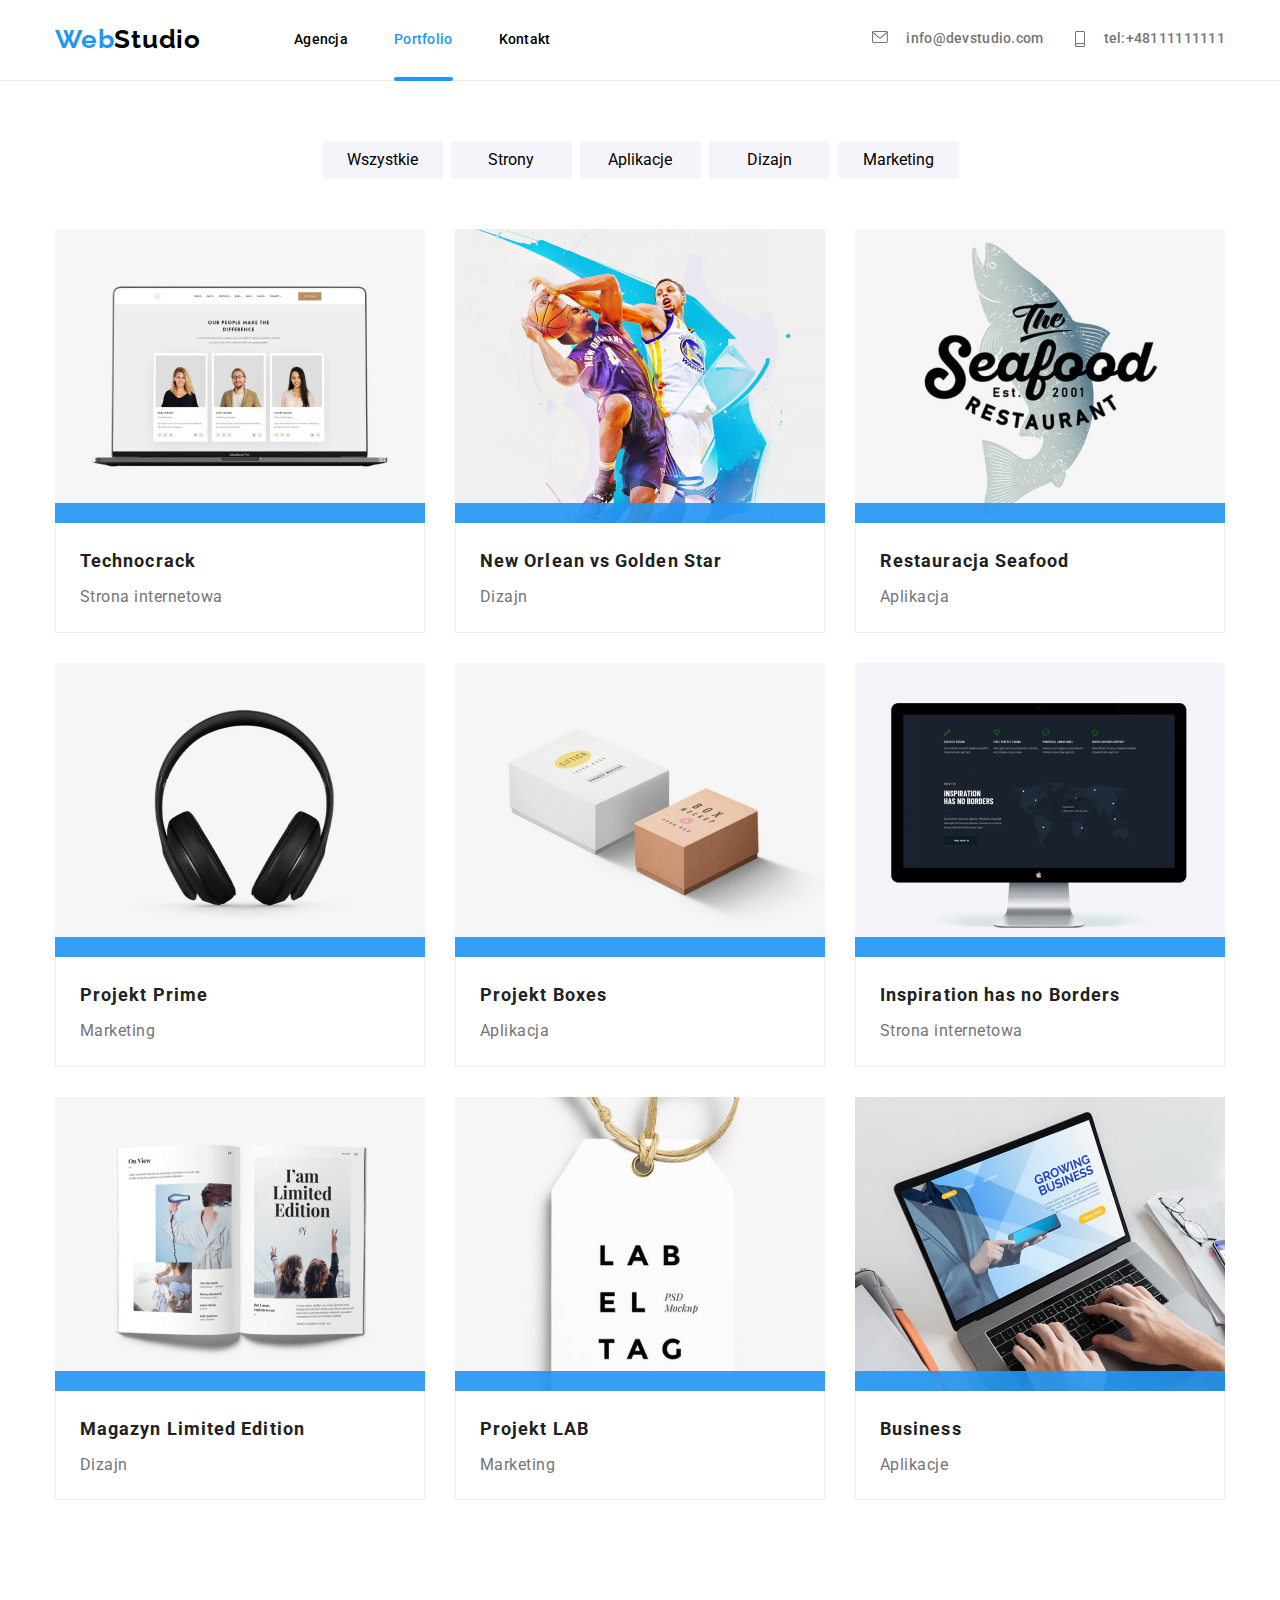
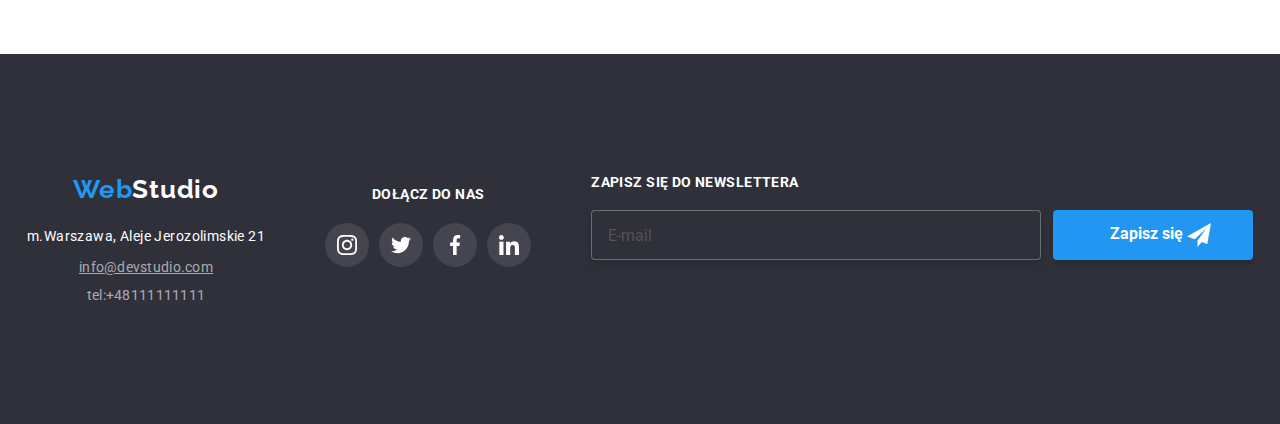
<file: portfolio.html>
<!DOCTYPE html>
<html lang="pl">
    <head>
        <meta charset="UTF-8" />
        <meta http-equiv="X-UA-Compatible" content="IE=edge" />
        <meta name="viewport" content="width=device-width, initial-scale=1.0" />
        <title>Studio</title>
        <!--Google Fonts-->
        <link rel="preconnect" href="https://fonts.googleapis.com" />
        <link rel="preconnect" href="https://fonts.gstatic.com" crossorigin />
        <link
            href="https://fonts.googleapis.com/css2?family=Raleway:wght@700&family=Roboto:wght@400;500;700;900&display=swap"
            rel="stylesheet"
        />
        <!--End Google Fonts-->
        <link
            rel="stylesheet"
            href="https://cdnjs.cloudflare.com/ajax/libs/modern-normalize/1.0.0/modern-normalize.min.css"
        />
        <link rel="stylesheet" href="css/main.min.css" />
    </head>
    <body>
        <header class="header">
            <div class="header__wrapper">
                <nav class="header__nav">
                    <a href="index.html" class="logo"
                        >Web<span class="logo__studio">Studio</span></a
                    >
                    <ul class="header__nav-list">
                        <li>
                            <a class="header__nav-item" href="#">Agencja</a>
                        </li>
                        <li>
                            <a class="header__nav-item header__nav-item--active"
                                >Portfolio</a
                            >
                        </li>
                        <li>
                            <a class="header__nav-item" href="#">Kontakt</a>
                        </li>
                    </ul>
                </nav>
                <ul class="header__contacts">
                    <li>
                        <a
                            class="header__contacts-item"
                            href="mailto:info@devstudio.com"
                        >
                            <svg
                                class="header__contacts-item-icon"
                                width="16"
                                height="12"
                            >
                                <use
                                    href="./images/icons.svg#icon-envelope"
                                ></use>
                            </svg>
                            info@devstudio.com
                        </a>
                    </li>

                    <li>
                        <a class="header__contacts-item" href="tel:48111111111">
                            <svg
                                class="header__contacts-item-icon"
                                width="12"
                                height="16"
                            >
                                <use
                                    href="./images/icons.svg#icon-smartphone"
                                ></use>
                            </svg>
                            tel:+48111111111
                        </a>
                    </li>
                </ul>
            </div>
        </header>
        <main class="section">
            <div class="container">
                <ul class="portfolio__filters">
                    <li>
                        <button class="portfolio__filters-btn" type="button">
                            Wszystkie
                        </button>
                    </li>
                    <li>
                        <button class="portfolio__filters-btn" type="button">
                            Strony
                        </button>
                    </li>
                    <li>
                        <button class="portfolio__filters-btn" type="button">
                            Aplikacje
                        </button>
                    </li>
                    <li>
                        <button class="portfolio__filters-btn" type="button">
                            Dizajn
                        </button>
                    </li>
                    <li>
                        <button class="portfolio__filters-btn" type="button">
                            Marketing
                        </button>
                    </li>
                </ul>
                <ul class="portfolio__projects-list">
                    <li>
                        <figure class="portfolio__images">
                            <div class="portfolio__effect-wrapper">
                                <img
                                    src="images/technocrack.jpg"
                                    alt="technocrack"
                                    width="370"
                                    height="274"
                                />
                                <div class="portfolio__overlay">
                                    <p class="portfolio__text">
                                        Technocrack jest popularną platformą
                                        wykorzystywaną do rozpowszechniania
                                        koronawirusa. Firmy wykorzystują tę
                                        platformę do celów szpiegowskich i
                                        ataków na niezabezpieczone serwery
                                        konkurencji
                                    </p>
                                </div>
                            </div>
                            <figcaption class="portfolio__description">
                                <span class="portfolio__project-name"
                                    >Technocrack</span
                                >
                                <span class="portfolio__project-signature"
                                    >Strona internetowa</span
                                >
                            </figcaption>
                        </figure>
                    </li>
                    <li>
                        <figure class="portfolio__images">
                            <div class="portfolio__effect-wrapper">
                                <img
                                    src="images/graphics-new-orlean-vs-golden-star.jpg"
                                    alt="Graphics New Orlean vs Golden Star.jpg "
                                    width="370"
                                    height="274"
                                />
                                <div class="portfolio__overlay">
                                    <p class="portfolio__text">
                                        Technocrack jest popularną platformą
                                        wykorzystywaną do rozpowszechniania
                                        koronawirusa. Firmy wykorzystują tę
                                        platformę do celów szpiegowskich i
                                        ataków na niezabezpieczone serwery
                                        konkurencji
                                    </p>
                                </div>
                            </div>
                            <figcaption class="portfolio__description">
                                <span class="portfolio__project-name"
                                    >New Orlean vs Golden Star</span
                                >

                                <span class="portfolio__project-signature"
                                    >Dizajn</span
                                >
                            </figcaption>
                        </figure>
                    </li>
                    <li>
                        <figure class="portfolio__images">
                            <div class="portfolio__effect-wrapper">
                                <img
                                    src="images/seafood-restaurant.jpg"
                                    alt="Seafood restaurant.jpg"
                                    width="370"
                                    height="274"
                                />
                                <div class="portfolio__overlay">
                                    <p class="portfolio__text">
                                        Technocrack jest popularną platformą
                                        wykorzystywaną do rozpowszechniania
                                        koronawirusa. Firmy wykorzystują tę
                                        platformę do celów szpiegowskich i
                                        ataków na niezabezpieczone serwery
                                        konkurencji
                                    </p>
                                </div>
                            </div>
                            <figcaption class="portfolio__description">
                                <span class="portfolio__project-name"
                                    >Restauracja Seafood</span
                                >
                                <span class="portfolio__project-signature"
                                    >Aplikacja</span
                                >
                            </figcaption>
                        </figure>
                    </li>
                    <li>
                        <figure class="portfolio__images">
                            <div class="portfolio__effect-wrapper">
                                <img
                                    src="images/projekt-prime.jpg"
                                    alt="Słuchawki"
                                    width="370"
                                    height="274"
                                />
                                <div class="portfolio__overlay">
                                    <p class="portfolio__text">
                                        Technocrack jest popularną platformą
                                        wykorzystywaną do rozpowszechniania
                                        koronawirusa. Firmy wykorzystują tę
                                        platformę do celów szpiegowskich i
                                        ataków na niezabezpieczone serwery
                                        konkurencji
                                    </p>
                                </div>
                            </div>
                            <figcaption class="portfolio__description">
                                <span class="portfolio__project-name"
                                    >Projekt Prime</span
                                >
                                <span class="portfolio__project-signature"
                                    >Marketing</span
                                >
                            </figcaption>
                        </figure>
                    </li>
                    <li>
                        <figure class="portfolio__images">
                            <div class="portfolio__effect-wrapper">
                                <img
                                    src="images/projekt-boxes.jpg"
                                    alt="Pudełka"
                                    width="370"
                                    height="274"
                                />
                                <div class="portfolio__overlay">
                                    <p class="portfolio__text">
                                        Technocrack jest popularną platformą
                                        wykorzystywaną do rozpowszechniania
                                        koronawirusa. Firmy wykorzystują tę
                                        platformę do celów szpiegowskich i
                                        ataków na niezabezpieczone serwery
                                        konkurencji
                                    </p>
                                </div>
                            </div>
                            <figcaption class="portfolio__description">
                                <span class="portfolio__project-name"
                                    >Projekt Boxes</span
                                >
                                <span class="portfolio__project-signature"
                                    >Aplikacja</span
                                >
                            </figcaption>
                        </figure>
                    </li>
                    <li>
                        <figure class="portfolio__images">
                            <div class="portfolio__effect-wrapper">
                                <img
                                    src="images/inspiration-has-no-borders.jpg"
                                    alt="wyświetlona strona internetowa na komputerze z mottem: Inspiration has no Borders"
                                    width="370"
                                    height="274"
                                />
                                <div class="portfolio__overlay">
                                    <p class="portfolio__text">
                                        Technocrack jest popularną platformą
                                        wykorzystywaną do rozpowszechniania
                                        koronawirusa. Firmy wykorzystują tę
                                        platformę do celów szpiegowskich i
                                        ataków na niezabezpieczone serwery
                                        konkurencji
                                    </p>
                                </div>
                            </div>
                            <figcaption class="portfolio__description">
                                <span class="portfolio__project-name"
                                    >Inspiration has no Borders</span
                                >
                                <span class="portfolio__project-signature"
                                    >Strona internetowa</span
                                >
                            </figcaption>
                        </figure>
                    </li>
                    <li>
                        <figure class="portfolio__images">
                            <div class="portfolio__effect-wrapper">
                                <img
                                    src="images/magazine-limited-edition.jpg"
                                    alt="Magazyn, gazeta, Limited Edition"
                                    width="370"
                                    height="274"
                                />
                                <div class="portfolio__overlay">
                                    <p class="portfolio__text">
                                        Technocrack jest popularną platformą
                                        wykorzystywaną do rozpowszechniania
                                        koronawirusa. Firmy wykorzystują tę
                                        platformę do celów szpiegowskich i
                                        ataków na niezabezpieczone serwery
                                        konkurencji
                                    </p>
                                </div>
                            </div>
                            <figcaption class="portfolio__description">
                                <span class="portfolio__project-name"
                                    >Magazyn Limited Edition</span
                                >
                                <span class="portfolio__project-signature"
                                    >Dizajn</span
                                >
                            </figcaption>
                        </figure>
                    </li>
                    <li>
                        <figure class="portfolio__images">
                            <div class="portfolio__effect-wrapper">
                                <img
                                    src="images/projekt-lab.jpg"
                                    alt="Projekt lab Marketing"
                                    width="370"
                                    height="274"
                                />
                                <div class="portfolio__overlay">
                                    <p class="portfolio__text">
                                        Technocrack jest popularną platformą
                                        wykorzystywaną do rozpowszechniania
                                        koronawirusa. Firmy wykorzystują tę
                                        platformę do celów szpiegowskich i
                                        ataków na niezabezpieczone serwery
                                        konkurencji
                                    </p>
                                </div>
                            </div>
                            <figcaption class="portfolio__description">
                                <span class="portfolio__project-name"
                                    >Projekt LAB</span
                                >

                                <span class="portfolio__project-signature"
                                    >Marketing</span
                                >
                            </figcaption>
                        </figure>
                    </li>
                    <li>
                        <figure class="portfolio__images">
                            <div class="portfolio__effect-wrapper">
                                <img
                                    src="images/growing-business.jpg"
                                    alt="laptop z otwartą stroną Growing Business"
                                    width="370"
                                    height="274"
                                />
                                <div class="portfolio__overlay">
                                    <p class="portfolio__text">
                                        Technocrack jest popularną platformą
                                        wykorzystywaną do rozpowszechniania
                                        koronawirusa. Firmy wykorzystują tę
                                        platformę do celów szpiegowskich i
                                        ataków na niezabezpieczone serwery
                                        konkurencji
                                    </p>
                                </div>
                            </div>
                            <figcaption class="portfolio__description">
                                <span class="portfolio__project-name">
                                    Business</span
                                >
                                <span class="portfolio__project-signature"
                                    >Aplikacje</span
                                >
                            </figcaption>
                        </figure>
                    </li>
                </ul>
            </div>
        </main>
        <footer class="footer-wrapper">
            <div class="footer-wrapper__wrapper">
                <div>
                    <a class="logo"
                        >Web<span class="logo__studio logo__studio--white"
                            >Studio</span
                        ></a
                    >
                    <address class="footer-wrapper__address-wrapper">
                        <ul class="footer-wrapper__address-item">
                            <li>
                                <span class="footer-wrapper__text">
                                    m.Warszawa, Aleje Jerozolimskie 21</span
                                >
                            </li>
                            <li>
                                <a
                                    class="footer-wrapper__link footer-wrapper__link--underline"
                                    href="mailto:info@devstudio.com"
                                    >info@devstudio.com
                                </a>
                            </li>
                            <li>
                                <a
                                    class="footer-wrapper__link"
                                    href="tel:48111111111"
                                    >tel:+48111111111
                                </a>
                            </li>
                        </ul>
                    </address>
                </div>
                <div class="footer-wrapper__join-us">
                    <p class="footer-wrapper__join-us-text">DOŁĄCZ DO NAS</p>
                    <ul class="footer-wrapper__join-us-icons">
                        <li>
                            <a
                                class="footer-wrapper__join-us-icons-item"
                                href="#"
                            >
                                <svg
                                    class="footer-wrapper__join-us-style"
                                    width="20"
                                    height="20"
                                >
                                    <use
                                        href="./images/icons.svg#icon-instagram"
                                    ></use>
                                </svg>
                            </a>
                        </li>
                        <li>
                            <a
                                class="footer-wrapper__join-us-icons-item"
                                href="#"
                            >
                                <svg
                                    class="footer-wrapper__join-us-style"
                                    width="20"
                                    height="20"
                                >
                                    <use
                                        href="./images/icons.svg#icon-twitter"
                                    ></use>
                                </svg>
                            </a>
                        </li>
                        <li>
                            <a
                                class="footer-wrapper__join-us-icons-item"
                                href="#"
                            >
                                <svg
                                    class="footer-wrapper__join-us-style"
                                    width="20"
                                    height="20"
                                >
                                    <use
                                        href="./images/icons.svg#icon-facebook"
                                    ></use>
                                </svg>
                            </a>
                        </li>
                        <li>
                            <a
                                class="footer-wrapper__join-us-icons-item"
                                href="#"
                            >
                                <svg
                                    class="footer-wrapper__join-us-style"
                                    width="20"
                                    height="20"
                                >
                                    <use
                                        href="./images/icons.svg#icon-linkedin"
                                    ></use>
                                </svg>
                            </a>
                        </li>
                    </ul>
                </div>
                <div class="footer-wrapper__footer-newslatter">
                    <p class="footer-wrapper__newslatter-text">
                        ZAPISZ SIĘ DO NEWSLETTERA
                    </p>
                    <form class="footer-wrapper__sign-in-box">
                        <input
                            class="footer-wrapper__input"
                            type="email"
                            name="email"
                            placeholder="E-mail"
                        />
                        <button
                            class="footer-wrapper__button-subscribe"
                            type="submit"
                        >
                            Zapisz się
                            <svg
                                class="footer-wrapper__icon-send"
                                width="24"
                                height="24"
                            >
                                <use
                                    href="./images/icons.svg#icon-icon-send"
                                ></use>
                            </svg>
                        </button>
                    </form>
                </div>
            </div>
        </footer>
    </body>
</html>
</file>
<file: css/main.min.css>
:root {
    --primary-color: #2196f3;
    --white: #ffffff;
    --gray: #ffffff99;
    --dark: #2f303a;
    --black: #000000;
    --anthracite: #212121;
    --ash: #757575;
    --light-gray: #f5f4fa;
    --light: #eeeeee;
}
*:focus {
    outline: none;
}
ul,
p,
h1,
h2,
h3,
h4,
figure {
    margin: 0;
    padding: 0;
}
img {
    display: block;
    max-width: 100%;
    height: auto;
}
svg {
    vertical-align: middle;
}
ul {
    list-style: none;
}
body {
    font-family: 'Roboto', sans-serif;
    background-color: var(--white);
}
.section {
    padding: 60px 0;
}
.container {
    max-width: 480px;
    padding: 0 15px;
    margin: 0 auto;
}
@media screen and (min-width: 768px) {
    .container {
        max-width: 768px;
    }
}
@media screen and (min-width: 1200px) {
    .container {
        max-width: 1200px;
    }
}
.header {
    border-bottom: 1px solid #ececec;
    padding: 16px 0 16px;
}
@media screen and (min-width: 768px) {
    .header {
        padding: 21px 0 21px;
    }
}
@media screen and (min-width: 1200px) {
    .header {
        padding: 24px 0 25px;
    }
}
.header__wrapper {
    display: -webkit-box;
    display: -ms-flexbox;
    display: flex;
    -webkit-box-orient: horizontal;
    -webkit-box-direction: reverse;
    -ms-flex-direction: row-reverse;
    flex-direction: row-reverse;
    -webkit-box-pack: justify;
    -ms-flex-pack: justify;
    justify-content: space-between;
    -webkit-box-align: center;
    -ms-flex-align: center;
    align-items: center;
    margin: 0 auto;
    padding: 0 15px;
}
@media screen and (min-width: 768px) {
    .header__wrapper {
        display: -webkit-box;
        display: -ms-flexbox;
        display: flex;
        -webkit-box-orient: horizontal;
        -webkit-box-direction: normal;
        -ms-flex-direction: row;
        flex-direction: row;
        -webkit-box-pack: justify;
        -ms-flex-pack: justify;
        justify-content: space-between;
        -webkit-box-align: center;
        -ms-flex-align: center;
        align-items: center;
        margin: 0 auto;
    }
}
@media screen and (min-width: 1200px) {
    .header__wrapper {
        max-width: 1200px;
        -webkit-box-pack: justify;
        -ms-flex-pack: justify;
        justify-content: space-between;
        -webkit-box-orient: horizontal;
        -webkit-box-direction: normal;
        -ms-flex-direction: row;
        flex-direction: row;
        margin: 0 auto;
        padding: 0 15px;
    }
}
.header__nav {
    display: -webkit-box;
    display: -ms-flexbox;
    display: flex;
    -webkit-box-align: center;
    -ms-flex-align: center;
    align-items: center;
    gap: 93px;
}
@media screen and (min-width: 768px) {
    .header__nav {
        display: -webkit-box;
        display: -ms-flexbox;
        display: flex;
        -webkit-box-align: center;
        -ms-flex-align: center;
        align-items: center;
        gap: 83px;
    }
}
@media screen and (min-width: 1200px) {
    .header__nav {
        gap: 93px;
    }
}
.header__hamburger {
    background-color: rgba(0, 0, 0, 0);
    cursor: pointer;
    border: none;
    outline: none;
}
@media screen and (min-width: 768px) {
    .header__hamburger {
        display: none;
    }
}
.header__nav-list {
    display: -webkit-box;
    display: -ms-flexbox;
    display: flex;
    gap: 46px;
    display: none;
}
@media screen and (min-width: 768px) {
    .header__nav-list {
        gap: 46px;
        display: -webkit-box;
        display: -ms-flexbox;
        display: flex;
    }
}
.header__nav-list {
    display: -webkit-box;
    display: -ms-flexbox;
    display: flex;
    list-style: none;
    gap: 46px;
    display: none;
}
@media screen and (min-width: 768px) {
    .header__nav-list {
        display: -webkit-box;
        display: -ms-flexbox;
        display: flex;
        list-style: none;
        gap: 46px;
    }
}
.header__nav-item {
    position: relative;
    font-size: 14px;
    font-weight: 500;
    line-height: 1.17214286;
    letter-spacing: 0.02em;
    text-decoration: none;
    color: #000;
    -webkit-transition: color 250ms cubic-bezier(0.4, 0, 0.2, 1);
    transition: color 250ms cubic-bezier(0.4, 0, 0.2, 1);
    display: none;
}
@media screen and (min-width: 768px) {
    .header__nav-item {
        position: relative;
        font-size: 14px;
        font-weight: 500;
        line-height: 1.17214286;
        letter-spacing: 0.02em;
        text-decoration: none;
        color: #000;
        display: block;
        -webkit-transition: color 250ms cubic-bezier(0.4, 0, 0.2, 1);
        transition: color 250ms cubic-bezier(0.4, 0, 0.2, 1);
    }
}
.header__nav-item:is(:hover, :focus) {
    color: #2196f3;
    display: none;
}
@media screen and (min-width: 768px) {
    .header__nav-item:is(:hover, :focus) {
        color: #2196f3;
        display: block;
    }
}
.header__nav-item--active {
    color: #2196f3;
    display: none;
}
@media screen and (min-width: 768px) {
    .header__nav-item--active {
        display: block;
    }
}
.header__nav-item--active::after {
    content: '';
    top: 46px;
    position: absolute;
    height: 4px;
    display: -webkit-box;
    display: -ms-flexbox;
    display: flex;
    width: 100%;
    background-color: var(--primary-color);
    border-radius: 2px;
    -webkit-transition: background-color 250ms cubic-bezier(0.4, 0, 0.2, 1);
    transition: background-color 250ms cubic-bezier(0.4, 0, 0.2, 1);
}
@media screen and (min-width: 768px) {
    .header__nav-item--active::after {
        top: 47px;
    }
}
@media screen and (min-width: 1200px) {
    .header__nav-item--active::after {
        top: 46px;
    }
}
.header__nav-item:is(:hover, :focus)::after {
    content: '';
    top: 46px;
    position: absolute;
    height: 4px;
    display: -webkit-box;
    display: -ms-flexbox;
    display: flex;
    width: 100%;
    background-color: var(--primary-color);
    border-radius: 2px;
    -webkit-transition: background-color 250ms cubic-bezier(0.4, 0, 0.2, 1);
    transition: background-color 250ms cubic-bezier(0.4, 0, 0.2, 1);
    display: none;
}
@media screen and (min-width: 768px) {
    .header__nav-item:is(:hover, :focus)::after {
        background-color: #2196f3;
        border-radius: 2px;
        -webkit-transition: background-color 250ms cubic-bezier(0.4, 0, 0.2, 1);
        transition: background-color 250ms cubic-bezier(0.4, 0, 0.2, 1);
        display: block;
        top: 47px;
    }
}
@media screen and (min-width: 1200px) {
    .header__nav-item:is(:hover, :focus)::after {
        top: 46px;
    }
}
.header__contacts {
    font-size: 14px;
    line-height: 1.14;
    letter-spacing: 0.02em;
    list-style: none;
    display: -webkit-box;
    display: -ms-flexbox;
    display: flex;
    gap: 30px;
    display: none;
}
@media screen and (min-width: 768px) {
    .header__contacts {
        display: -webkit-box;
        display: -ms-flexbox;
        display: flex;
        -webkit-box-pack: center;
        -ms-flex-pack: center;
        justify-content: center;
        -webkit-box-orient: vertical;
        -webkit-box-direction: normal;
        -ms-flex-direction: column;
        flex-direction: column;
        gap: 10px;
    }
}
@media screen and (min-width: 768px) and (min-width: 1200px) {
    .header__contacts {
        -webkit-box-orient: horizontal;
        -webkit-box-direction: normal;
        -ms-flex-direction: row;
        flex-direction: row;
        gap: 30px;
    }
}
.header__contacts-item {
    font-weight: 500;
    color: #757575;
    text-decoration: none;
    fill: currentColor;
    -webkit-transition: color 250ms cubic-bezier(0.4, 0, 0.2, 1);
    transition: color 250ms cubic-bezier(0.4, 0, 0.2, 1);
    display: none;
}
@media screen and (min-width: 768px) {
    .header__contacts-item {
        display: -webkit-box;
        display: -ms-flexbox;
        display: flex;
        -webkit-box-orient: horizontal;
        -webkit-box-direction: normal;
        -ms-flex-direction: row;
        flex-direction: row;
        gap: 8px;
    }
}
.header__contacts-item-icon {
    margin-right: 10px;
    -webkit-transition: fill 250ms cubic-bezier(0.4, 0, 0.2, 1);
    transition: fill 250ms cubic-bezier(0.4, 0, 0.2, 1);
    display: none;
}
@media screen and (min-width: 768px) {
    .header__contacts-item-icon {
        display: block;
    }
}
.header__contacts a:hover,
.header__contacts a:focus {
    color: #2196f3;
    display: none;
}
@media screen and (min-width: 768px) {
    .header__contacts a:hover,
    .header__contacts a:focus {
        color: #2196f3;
        display: -webkit-box;
        display: -ms-flexbox;
        display: flex;
    }
}
.logo {
    font-family: 'Raleway', sans-serif;
    font-weight: 700;
    font-size: 26px;
    line-height: 1.19;
    letter-spacing: 0.03em;
    color: #2196f3;
    text-decoration: none;
    display: block;
    text-align: center;
}
.logo__studio {
    color: #000;
}
.logo__studio--white {
    color: #fff;
}
.logo__logo {
    font-family: 'Raleway', sans-serif;
    font-weight: 700;
    font-size: 26px;
    line-height: 1.19;
    letter-spacing: 0.03em;
    color: #2196f3;
    text-decoration: none;
}
@media screen and (min-width: 768px) {
    .logo__logo {
        font-family: 'Raleway', sans-serif;
        font-weight: 700;
        font-size: 26px;
        line-height: 1.19;
        letter-spacing: 0.03em;
        color: #2196f3;
    }
}
.order {
    background-image: -webkit-gradient(
            linear,
            left top,
            left bottom,
            from(rgba(47, 48, 58, 0.4)),
            to(rgba(47, 48, 58, 0.4))
        ),
        url(../images/background-img/mobile@2x.png);
    background-image: linear-gradient(
            rgba(47, 48, 58, 0.4),
            rgba(47, 48, 58, 0.4)
        ),
        url(../images/background-img/mobile@2x.png);
    background-position: center;
    background-repeat: no-repeat;
    background-color: #2f303a;
    height: auto;
}
@media screen and (min-width: 768px) {
    .order {
        background-image: -webkit-gradient(
                linear,
                left top,
                left bottom,
                from(rgba(47, 48, 58, 0.4)),
                to(rgba(47, 48, 58, 0.4))
            ),
            url(../images/background-img/tablet@2x.jpg);
        background-image: linear-gradient(
                rgba(47, 48, 58, 0.4),
                rgba(47, 48, 58, 0.4)
            ),
            url(../images/background-img/tablet@2x.jpg);
        background-size: cover;
    }
}
@media screen and (min-width: 1200px) {
    .order {
        background-image: -webkit-gradient(
                linear,
                left top,
                left bottom,
                from(rgba(47, 48, 58, 0.4)),
                to(rgba(47, 48, 58, 0.4))
            ),
            url(../images/background-img/desktop@2x.jpg);
        background-image: linear-gradient(
                rgba(47, 48, 58, 0.4),
                rgba(47, 48, 58, 0.4)
            ),
            url(../images/background-img/desktop@2x.jpg);
        background-size: cover;
    }
}
.order__wrapper {
    display: -webkit-box;
    display: -ms-flexbox;
    display: flex;
    -webkit-box-orient: vertical;
    -webkit-box-direction: normal;
    -ms-flex-direction: column;
    flex-direction: column;
    -webkit-box-pack: center;
    -ms-flex-pack: center;
    justify-content: center;
    -webkit-box-align: center;
    -ms-flex-align: center;
    align-items: center;
    gap: 30px;
}
.order__text {
    font-weight: 900;
    font-size: 26px;
    line-height: 1.615;
    letter-spacing: 0.06em;
    color: #fff;
    text-align: center;
    left: 57px;
    top: 178px;
}
@media screen and (min-width: 768px) {
    .order__text {
        width: 365px;
        height: 84px;
        margin-top: 118px;
    }
}
.order__btn {
    width: 200px;
    height: 50px;
    background-color: #2196f3;
    color: #fff;
    border: none;
    border-radius: 4px;
    outline: none;
    font-weight: 700;
    margin-bottom: 106px;
    cursor: pointer;
}
@media screen and (min-width: 768px) {
    .order__btn {
        margin-bottom: 118px;
    }
}
.jobs {
    padding: 94px 0;
    margin-top: -94px;
    display: none;
}
@media screen and (min-width: 1200px) {
    .jobs {
        display: block;
    }
}
.jobs__wrapper {
    display: -webkit-box;
    display: -ms-flexbox;
    display: flex;
    width: 1200px;
    margin: 0 auto;
    padding: 0 15px;
    -webkit-box-orient: vertical;
    -webkit-box-direction: normal;
    -ms-flex-direction: column;
    flex-direction: column;
    -webkit-box-pack: center;
    -ms-flex-pack: center;
    justify-content: center;
    -webkit-box-align: center;
    -ms-flex-align: center;
    align-items: center;
    gap: 30px;
}
.jobs__text {
    text-align: center;
    font-weight: 700;
    font-size: 36px;
    line-height: 1.171;
    letter-spacing: 0.03em;
}
.jobs__list {
    display: -webkit-box;
    display: -ms-flexbox;
    display: flex;
    gap: 30px;
    list-style: none;
    margin-top: 50px;
}
.jobs__list-item {
    position: relative;
}
.jobs__job-description {
    display: -webkit-box;
    display: -ms-flexbox;
    display: flex;
    -webkit-box-pack: center;
    -ms-flex-pack: center;
    justify-content: center;
    -webkit-box-align: center;
    -ms-flex-align: center;
    align-items: center;
    width: 370px;
    height: 70px;
    background-color: rgba(47, 48, 58, 0.8);
    position: absolute;
    bottom: 0;
    z-index: 1;
    color: var(--white);
    font-size: 14px;
    font-weight: 700;
    line-height: 1.172;
    letter-spacing: 0.03em;
}
.our-clients {
    padding: 60px 0;
}
.our-clients__wrapper {
    margin: 0 auto;
    padding: 0 15px;
    -webkit-box-orient: vertical;
    -webkit-box-direction: normal;
    -ms-flex-direction: column;
    flex-direction: column;
    display: -webkit-box;
    display: -ms-flexbox;
    display: flex;
}
.our-clients__text {
    text-align: center;
    font-weight: 700;
    font-size: 28px;
    line-height: 1.171;
    letter-spacing: 0.03em;
    margin-bottom: 50px;
}
.our-clients__list {
    margin-left: auto;
    margin-right: auto;
    display: -webkit-box;
    display: -ms-flexbox;
    display: flex;
    -ms-flex-wrap: wrap;
    flex-wrap: wrap;
    gap: 30px;
    -webkit-box-pack: center;
    -ms-flex-pack: center;
    justify-content: center;
}
@media screen and (min-width: 768px) {
    .our-clients__list {
        width: 100%;
        max-width: 100%;
        -ms-flex-wrap: wrap;
        flex-wrap: wrap;
        -webkit-box-orient: horizontal;
        -webkit-box-direction: normal;
        -ms-flex-direction: row;
        flex-direction: row;
        gap: 30px;
    }
}
@media screen and (min-width: 1200px) {
    .our-clients__list {
        -ms-flex-wrap: nowrap;
        flex-wrap: nowrap;
        width: 100%;
    }
}
.our-clients__position {
    display: -webkit-box;
    display: -ms-flexbox;
    display: flex;
    -ms-flex-wrap: wrap;
    flex-wrap: wrap;
    -webkit-box-orient: horizontal;
    -webkit-box-direction: normal;
    -ms-flex-direction: row;
    flex-direction: row;
    gap: 30px;
    -webkit-box-pack: center;
    -ms-flex-pack: center;
    justify-content: center;
}
@media screen and (min-width: 1200px) {
    .our-clients__position {
        -ms-flex-wrap: nowrap;
        flex-wrap: nowrap;
    }
}
.our-clients__image {
    fill: #afb1b8;
    display: -webkit-box;
    display: -ms-flexbox;
    display: flex;
    -webkit-box-pack: center;
    -ms-flex-pack: center;
    justify-content: center;
    -webkit-box-align: center;
    -ms-flex-align: center;
    align-items: center;
    text-align: center;
    -webkit-transition: fill 250ms cubic-bezier(0.4, 0, 0.2, 1),
        border-color 250ms cubic-bezier(0.4, 0, 0.2, 1);
    transition: fill 250ms cubic-bezier(0.4, 0, 0.2, 1),
        border-color 250ms cubic-bezier(0.4, 0, 0.2, 1);
}
.our-clients__border {
    border: 1px solid #afb1b8;
    border-radius: 4px;
    display: -webkit-box;
    display: -ms-flexbox;
    display: flex;
    -webkit-box-pack: center;
    -ms-flex-pack: center;
    justify-content: center;
    -webkit-box-align: center;
    -ms-flex-align: center;
    align-items: center;
    text-align: center;
    margin-bottom: 30px;
    padding: 16px 52px;
}
@media screen and (min-width: 768px) {
    .our-clients__border {
        padding: 16px 60px;
    }
}
@media screen and (min-width: 1200px) {
    .our-clients__border {
        padding: 16px 32px;
    }
}
.our-clients__image:hover,
.our-clients__image:focus {
    fill: #2196f3;
    border-color: #2196f3;
}
.footer-wrapper {
    padding: 60px 0;
    background-color: #2f303a;
}
.footer-wrapper__wrapper {
    width: 100%;
    margin: 0 auto;
    display: -webkit-box;
    display: -ms-flexbox;
    display: flex;
    -webkit-box-orient: vertical;
    -webkit-box-direction: normal;
    -ms-flex-direction: column;
    flex-direction: column;
    text-align: center;
    gap: 60px;
}
@media screen and (min-width: 768px) {
    .footer-wrapper__wrapper {
        -ms-flex-wrap: wrap;
        flex-wrap: wrap;
        -webkit-box-orient: horizontal;
        -webkit-box-direction: normal;
        -ms-flex-direction: row;
        flex-direction: row;
        -webkit-box-pack: center;
        -ms-flex-pack: center;
        justify-content: center;
    }
}
@media screen and (min-width: 1200px) {
    .footer-wrapper__wrapper {
        padding: 60px 0;
        display: -webkit-box;
        display: -ms-flexbox;
        display: flex;
        -ms-flex-wrap: nowrap;
        flex-wrap: nowrap;
    }
}
.footer-wrapper__address-wrapper {
    font-style: normal;
    margin-top: 20px;
}
.footer-wrapper__address-item {
    display: -webkit-box;
    display: -ms-flexbox;
    display: flex;
    -webkit-box-orient: vertical;
    -webkit-box-direction: normal;
    -ms-flex-direction: column;
    flex-direction: column;
    gap: 9px;
}
.footer-wrapper__text {
    font-size: 14px;
    line-height: 1.71;
    letter-spacing: 0.03em;
    color: #fff;
}
.footer-wrapper__link {
    color: rgba(255, 255, 255, 0.6);
    font-size: 14px;
    line-height: 1.14;
    letter-spacing: 0.02em;
    -webkit-transition: color 250ms cubic-bezier(0.4, 0, 0.2, 1);
    transition: color 250ms cubic-bezier(0.4, 0, 0.2, 1);
    text-decoration: none;
}
.footer-wrapper__link--underline {
    text-decoration: underline;
}
.footer-wrapper__link:is(:hover, :focus) {
    color: var(--primary-color);
}
.footer-wrapper__join-us {
    display: -webkit-box;
    display: -ms-flexbox;
    display: flex;
    -webkit-box-orient: vertical;
    -webkit-box-direction: normal;
    -ms-flex-direction: column;
    flex-direction: column;
    text-align: center;
}
.footer-wrapper__join-us-text {
    color: #fff;
    font-weight: 700;
    font-size: 14px;
    line-height: 1.172;
    letter-spacing: 0.03em;
    -webkit-box-align: center;
    -ms-flex-align: center;
    align-items: center;
    margin-top: 12px;
}
.footer-wrapper__join-us-icons {
    display: -webkit-box;
    display: -ms-flexbox;
    display: flex;
    -webkit-box-pack: center;
    -ms-flex-pack: center;
    justify-content: center;
    margin-top: 20px;
    gap: 10px;
}
.footer-wrapper__join-us-icons-item {
    width: 44px;
    height: 44px;
    display: -webkit-box;
    display: -ms-flexbox;
    display: flex;
    -webkit-box-pack: center;
    -ms-flex-pack: center;
    justify-content: center;
    -webkit-box-align: center;
    -ms-flex-align: center;
    align-items: center;
    border-radius: 50%;
    background-color: rgba(255, 255, 255, 0.1);
    -webkit-transition: background-color 250ms cubic-bezier(0.4, 0, 0.2, 1);
    transition: background-color 250ms cubic-bezier(0.4, 0, 0.2, 1);
}
.footer-wrapper__join-us-icons-item:hover,
.footer-wrapper__join-us-icons-item:focus {
    background-color: var(--primary-color);
}
.footer-wrapper__join-us-icons-item:hover > .footer-wrapper__join-us-style {
    fill: #fff;
}
.footer-wrapper__join-us-icons-item > .footer-wrapper__join-us-style {
    fill: var(--white);
}
.footer-wrapper__footer-newslatter {
    display: -webkit-box;
    display: -ms-flexbox;
    display: flex;
    -webkit-box-orient: vertical;
    -webkit-box-direction: normal;
    -ms-flex-direction: column;
    flex-direction: column;
    text-align: center;
}
@media screen and (min-width: 768px) {
    .footer-wrapper__footer-newslatter {
        width: 100%;
    }
}
@media screen and (min-width: 1200px) {
    .footer-wrapper__footer-newslatter {
        display: -webkit-box;
        display: -ms-flexbox;
        display: flex;
        -webkit-box-orient: vertical;
        -webkit-box-direction: normal;
        -ms-flex-direction: column;
        flex-direction: column;
        width: auto;
    }
}
.footer-wrapper__newslatter-text {
    color: #fff;
    font-weight: 700;
    font-size: 14px;
    line-height: 1.142;
    letter-spacing: 0.03em;
    -webkit-box-align: center;
    -ms-flex-align: center;
    align-items: center;
    margin-bottom: 20px;
}
@media screen and (min-width: 1200px) {
    .footer-wrapper__newslatter-text {
        display: -webkit-box;
        display: -ms-flexbox;
        display: flex;
    }
}
.footer-wrapper__sign-in-box {
    display: -webkit-box;
    display: -ms-flexbox;
    display: flex;
    -webkit-box-orient: vertical;
    -webkit-box-direction: normal;
    -ms-flex-direction: column;
    flex-direction: column;
    -webkit-box-align: center;
    -ms-flex-align: center;
    align-items: center;
    -webkit-box-pack: center;
    -ms-flex-pack: center;
    justify-content: center;
}
@media screen and (min-width: 1200px) {
    .footer-wrapper__sign-in-box {
        -webkit-box-orient: horizontal;
        -webkit-box-direction: normal;
        -ms-flex-direction: row;
        flex-direction: row;
        gap: 12px;
    }
}
.footer-wrapper ::-webkit-input-placeholder {
    color: rgba(117, 117, 117, 0.5);
}
.footer-wrapper ::-moz-placeholder {
    color: rgba(117, 117, 117, 0.5);
}
.footer-wrapper :-ms-input-placeholder {
    color: rgba(117, 117, 117, 0.5);
}
.footer-wrapper ::-ms-input-placeholder {
    color: rgba(117, 117, 117, 0.5);
}
.footer-wrapper ::placeholder {
    color: rgba(117, 117, 117, 0.5);
}
.footer-wrapper__input {
    background-color: #2f303a;
    border: 1px solid rgba(255, 255, 255, 0.3);
    width: 450px;
    max-width: 100%;
    height: 50px;
    border-radius: 4px;
    -webkit-filter: drop-shadow(0px 4px 4px rgba(0, 0, 0, 0.15));
    filter: drop-shadow(0px 4px 4px rgba(0, 0, 0, 0.15));
    padding: 16px;
    margin-bottom: 30px;
}
@media screen and (min-width: 768px) {
    .footer-wrapper__input {
        margin-bottom: 20px;
    }
}
@media screen and (min-width: 1200px) {
    .footer-wrapper__input {
        margin-bottom: 0;
    }
}
.footer-wrapper__button-subscribe {
    background-color: #2196f3;
    width: 200px;
    height: 50px;
    -webkit-box-shadow: 0px 4px 4px rgba(0, 0, 0, 0.15);
    box-shadow: 0px 4px 4px rgba(0, 0, 0, 0.15);
    border-radius: 4px;
    border: none;
    padding: 10px 28px 10px 42px;
    gap: 24px;
    -webkit-box-align: center;
    -ms-flex-align: center;
    align-items: center;
    color: #fff;
    font-weight: 700;
    -webkit-box-pack: justify;
    -ms-flex-pack: justify;
    justify-content: space-between;
    letter-spacing: 0, 6em;
    white-space: nowrap;
    cursor: pointer;
}
.footer-wrapper__icon-send {
    fill: #fff;
}
.backdrop {
    display: -webkit-box;
    display: -ms-flexbox;
    display: flex;
    -webkit-box-pack: center;
    -ms-flex-pack: center;
    justify-content: center;
    -webkit-box-align: center;
    -ms-flex-align: center;
    align-items: center;
    position: fixed;
    background-color: rgba(0, 0, 0, 0.5);
    inset: 0;
}
.is-hidden {
    visibility: hidden;
    opacity: 0;
    -webkit-transition: opacity 250ms cubic-bezier(0.4, 0, 0.2, 1),
        visibility 250ms cubic-bezier(0.4, 0, 0.2, 1);
    transition: opacity 250ms cubic-bezier(0.4, 0, 0.2, 1),
        visibility 250ms cubic-bezier(0.4, 0, 0.2, 1);
}
.is-hidden .modal {
    -webkit-transform: scale(0);
    transform: scale(0);
}
.modal {
    max-width: 450px;
    min-height: 609px;
    max-width: 100%;
    background-color: var(--white);
    border-radius: 4px;
    -webkit-box-shadow: 0px 1px 3px rgba(0, 0, 0, 0.12),
        0px 1px 1px rgba(0, 0, 0, 0.14), 0px 2px 1px rgba(0, 0, 0, 0.2);
    box-shadow: 0px 1px 3px rgba(0, 0, 0, 0.12), 0px 1px 1px rgba(0, 0, 0, 0.14),
        0px 2px 1px rgba(0, 0, 0, 0.2);
    position: absolute;
    z-index: 1;
    -webkit-transform: scale(1);
    transform: scale(1);
    -webkit-transition: -webkit-transform 250ms cubic-bezier(0.4, 0, 0.2, 1);
    transition: -webkit-transform 250ms cubic-bezier(0.4, 0, 0.2, 1);
    transition: transform 250ms cubic-bezier(0.4, 0, 0.2, 1);
    transition: transform 250ms cubic-bezier(0.4, 0, 0.2, 1),
        -webkit-transform 250ms cubic-bezier(0.4, 0, 0.2, 1);
    padding: 40px;
}
.modal__close-button {
    position: absolute;
    top: 8px;
    right: 8px;
    width: 30px;
    height: 30px;
    border: 1px solid rgba(0, 0, 0, 0.1);
    border-radius: 50%;
    background-color: var(--white);
    cursor: pointer;
}
@media screen and (min-width: 768px) {
    .modal__close-button span:hover {
        color: #2196f3;
    }
}
@media screen and (min-width: 768px) and (min-width: 1200px) {
    .modal__close-button span:hover {
        color: #2196f3;
    }
}
.modal__title-modal {
    color: #212121;
    font-weight: 700;
    font-size: 20px;
    line-height: 1.172;
    letter-spacing: 0, 3em;
    font-style: normal;
    text-align: center;
}
.modal__user-name {
    font-weight: 400;
    font-size: 12px;
    line-height: 1, 171;
    letter-spacing: 0, 1em;
    color: #757575;
    margin-top: 12px;
    position: relative;
    display: block;
    margin-top: 12px;
    color: #757575;
}
.modal__input-box {
    position: relative;
    margin-top: 4px;
}
.modal__form-input {
    width: 100%;
    height: 40px;
    border: 1px solid rgba(33, 33, 33, 0.2);
    border-radius: 4px;
    outline: none;
    padding-left: 48px;
    display: -webkit-box;
    display: -ms-flexbox;
    display: flex;
}
.modal__svg-form {
    top: 11px;
    left: 12px;
    position: absolute;
}
.modal__form-input:focus {
    border-color: #2196f3;
    -webkit-transition: border-color 250ms cubic-bezier(0.4, 0, 0.2, 1);
    transition: border-color 250ms cubic-bezier(0.4, 0, 0.2, 1);
}
.modal__form-input:focus + .modal__svg-form {
    fill: #2196f3;
    -webkit-transition: fill 250ms cubic-bezier(0.4, 0, 0.2, 1);
    transition: fill 250ms cubic-bezier(0.4, 0, 0.2, 1);
}
.modal__user-name-placeholder {
    font-weight: 400;
    font-size: 12px;
    line-height: 1, 171;
    letter-spacing: 0, 1em;
    color: #757575;
    margin-top: 12px;
    position: relative;
    display: block;
    margin-top: 10px;
    margin-bottom: 4px;
    color: #757575;
}
.modal__comment {
    border: 1px solid rgba(33, 33, 33, 0.2);
    border-radius: 4px;
    width: 100%;
    height: 120px;
    padding-left: 14px;
    padding-top: 12px;
    font-size: 12px;
    color: #757575;
}
.modal__comment::-webkit-input-placeholder {
    color: rgba(117, 117, 117, 0.5);
}
.modal__comment::-moz-placeholder {
    color: rgba(117, 117, 117, 0.5);
}
.modal__comment:-ms-input-placeholder {
    color: rgba(117, 117, 117, 0.5);
}
.modal__comment::-ms-input-placeholder {
    color: rgba(117, 117, 117, 0.5);
}
.modal__comment::placeholder {
    color: rgba(117, 117, 117, 0.5);
}
.modal__hidden-checkbox {
    display: none;
}
.modal__acceptation-box {
    display: -webkit-box;
    display: -ms-flexbox;
    display: flex;
    -webkit-box-orient: horizontal;
    -webkit-box-direction: normal;
    -ms-flex-direction: row;
    flex-direction: row;
    gap: 8px;
    margin-top: 20px;
    margin-bottom: 31px;
}
@media screen and (min-width: 768px) {
    .modal__acceptation-box {
        gap: 10px;
    }
}
.modal__custom-checkbox {
    border: 0.2px solid #212121;
    min-width: 16px;
    height: 15px;
    position: relative;
    border-radius: 2px;
}
.modal__checkbox-img {
    position: absolute;
    fill: #fff;
    background-color: #2196f3;
    top: -1px;
    left: -1px;
    opacity: 0;
}
.modal__hidden-checkbox:checked + .modal__acceptation-box .modal__checkbox-img {
    opacity: 1;
}
.modal__acceptation-text {
    font-weight: 400;
    font-size: 12px;
    line-height: 1.171;
    letter-spacing: 0.03em;
    display: inline-block;
}
.modal__statute {
    text-decoration: underline;
    color: var(--primary-color);
    font-weight: 400;
    font-size: 12px;
    line-height: 1.171;
    letter-spacing: 0.03em;
}
.modal__button-form {
    width: 200px;
    height: 50px;
    background-color: #2196f3;
    border: none;
    border-radius: 4px;
    -webkit-box-shadow: 0px 4px 4px rgba(0, 0, 0, 0.15);
    box-shadow: 0px 4px 4px rgba(0, 0, 0, 0.15);
    color: #fff;
    font-weight: 700;
    font-size: 16px;
    font-style: normal;
    line-height: 1.875;
}
.modal__button-position {
    display: -webkit-box;
    display: -ms-flexbox;
    display: flex;
    -webkit-box-pack: center;
    -ms-flex-pack: center;
    justify-content: center;
    -webkit-box-align: center;
    -ms-flex-align: center;
    align-items: center;
}
.articles {
    padding: 60px 0;
}
.articles__wrapper {
    margin: 0 auto;
    padding: 0 15px;
    display: -webkit-box;
    display: -ms-flexbox;
    display: flex;
    -webkit-box-orient: vertical;
    -webkit-box-direction: normal;
    -ms-flex-direction: column;
    flex-direction: column;
    -webkit-box-pack: center;
    -ms-flex-pack: center;
    justify-content: center;
    gap: 30px;
}
.articles__item {
    display: -webkit-box;
    display: -ms-flexbox;
    display: flex;
    -webkit-box-orient: vertical;
    -webkit-box-direction: normal;
    -ms-flex-direction: column;
    flex-direction: column;
    -webkit-box-pack: center;
    -ms-flex-pack: center;
    justify-content: center;
    gap: 10px;
    list-style: none;
}
@media screen and (min-width: 768px) {
    .articles__item {
        -ms-flex-wrap: wrap;
        flex-wrap: wrap;
        -webkit-box-orient: horizontal;
        -webkit-box-direction: normal;
        -ms-flex-direction: row;
        flex-direction: row;
        gap: 30px;
    }
}
@media screen and (min-width: 768px) {
    .articles__articles-box {
        width: 354px;
        display: -webkit-box;
        display: -ms-flexbox;
        display: flex;
        -ms-flex-wrap: wrap;
        flex-wrap: wrap;
        -webkit-box-pack: center;
        -ms-flex-pack: center;
        justify-content: center;
    }
}
@media screen and (min-width: 1200px) {
    .articles__articles-box {
        width: 270px;
    }
}
.articles__icons {
    width: 450px;
    height: 120px;
    max-width: 100%;
    background-color: #f5f4fa;
    border-radius: 4px;
    display: -webkit-box;
    display: -ms-flexbox;
    display: flex;
    -webkit-box-pack: center;
    -ms-flex-pack: center;
    justify-content: center;
    -webkit-box-align: center;
    -ms-flex-align: center;
    align-items: center;
    margin-bottom: 30px;
}
.articles__icons-text {
    font-style: normal;
    font-size: 14px;
    line-height: 1.165;
    letter-spacing: 0.03em;
    color: #212121;
    margin-top: 0;
    text-align: center;
}
@media screen and (min-width: 768px) {
    .articles__icons-text {
        text-align: left;
    }
}
.articles__icons-item {
    display: -webkit-box;
    display: -ms-flexbox;
    display: flex;
    font-weight: 400;
    font-style: normal;
    font-size: 14px;
    line-height: 1.714;
    letter-spacing: 0.03em;
    color: #757575;
    margin-top: 10px;
    gap: 15px;
}
.articles__icons-stroke:hover,
.articles__icons-stroke:focus {
    stroke: #2196f3;
}
.our-team {
    background-color: #f5f4fa;
}
.our-team__wrapper {
    display: -webkit-box;
    display: -ms-flexbox;
    display: flex;
    margin: 0 auto;
    padding: 0 15px;
    -webkit-box-orient: vertical;
    -webkit-box-direction: normal;
    -ms-flex-direction: column;
    flex-direction: column;
    -webkit-box-pack: center;
    -ms-flex-pack: center;
    justify-content: center;
    -webkit-box-align: center;
    -ms-flex-align: center;
    align-items: center;
    gap: 30px;
}
.our-team__text {
    text-align: center;
    font-weight: 700;
    font-size: 28px;
    line-height: 1.178;
    letter-spacing: 0.03em;
}
.our-team__list {
    display: -webkit-box;
    display: -ms-flexbox;
    display: flex;
    -webkit-box-orient: vertical;
    -webkit-box-direction: normal;
    -ms-flex-direction: column;
    flex-direction: column;
    gap: 30px;
    list-style: none;
}
@media screen and (min-width: 768px) {
    .our-team__list {
        -ms-flex-wrap: wrap;
        flex-wrap: wrap;
        -webkit-box-orient: horizontal;
        -webkit-box-direction: normal;
        -ms-flex-direction: row;
        flex-direction: row;
        gap: 30px;
    }
}
.our-team__images {
    background-color: #fff;
    border-radius: 0px 0px 4px 4px;
    -webkit-box-shadow: 0px 1px 3px rgba(0, 0, 0, 0.12),
        0px 1px 1px rgba(0, 0, 0, 0.14), 0px 2px 1px rgba(0, 0, 0, 0.2);
    box-shadow: 0px 1px 3px rgba(0, 0, 0, 0.12), 0px 1px 1px rgba(0, 0, 0, 0.14),
        0px 2px 1px rgba(0, 0, 0, 0.2);
}
.our-team__employees {
    display: -webkit-box;
    display: -ms-flexbox;
    display: flex;
    -webkit-box-orient: vertical;
    -webkit-box-direction: normal;
    -ms-flex-direction: column;
    flex-direction: column;
    -webkit-box-align: center;
    -ms-flex-align: center;
    align-items: center;
    gap: 10px;
    padding: 30px 0;
}
.our-team__team-member {
    font-weight: 500;
    font-size: 16px;
    line-height: 1.17;
    letter-spacing: 0.03em;
    color: var(--anthracite);
}
.our-team__team-position {
    font-size: 16px;
    line-height: 1.8;
    letter-spacing: 0.03em;
    color: var(--ash);
}
.our-team__icons {
    display: -webkit-box;
    display: -ms-flexbox;
    display: flex;
    gap: 10px;
    -webkit-box-pack: center;
    -ms-flex-pack: center;
    justify-content: center;
}
.our-team__icons-circle {
    width: 44px;
    height: 44px;
    display: -webkit-box;
    display: -ms-flexbox;
    display: flex;
    -webkit-box-pack: center;
    -ms-flex-pack: center;
    justify-content: center;
    -webkit-box-align: center;
    -ms-flex-align: center;
    align-items: center;
    border-radius: 50%;
    -webkit-transition: background-color 250ms cubic-bezier(0.4, 0, 0.2, 1);
    transition: background-color 250ms cubic-bezier(0.4, 0, 0.2, 1);
}
.our-team__icons-icon {
    fill: #afb1b8;
    -webkit-transition: fill 250ms cubic-bezier(0.4, 0, 0.2, 1);
    transition: fill 250ms cubic-bezier(0.4, 0, 0.2, 1);
}
.our-team__icons-circle:hover > .our-team__icons-icon,
.our-team__icons-circle:focus > .our-team__icons-icon {
    fill: #fff;
}
.our-team__icons-circle:hover,
.our-team :focus {
    background-color: #2196f3;
}
.portfolio__filters {
    display: -webkit-box;
    display: -ms-flexbox;
    display: flex;
    list-style: none;
    text-align: center;
    -webkit-box-pack: center;
    -ms-flex-pack: center;
    justify-content: center;
    gap: 8px;
}
.portfolio__filters-btn {
    width: 121px;
    height: 38px;
    border: none;
    border-radius: 4px;
    outline: none;
    background-color: var(--light-gray);
    color: #000;
    -webkit-transition: background-color 250ms cubic-bezier(0.4, 0, 0.2, 1),
        color 250ms cubic-bezier(0.4, 0, 0.2, 1);
    transition: background-color 250ms cubic-bezier(0.4, 0, 0.2, 1),
        color 250ms cubic-bezier(0.4, 0, 0.2, 1);
    cursor: pointer;
}
.portfolio__filters-btn:hover,
.portfolio__filters-btn:focus {
    color: var(--white);
    background-color: #2196f3;
    -webkit-box-shadow: 0px 1px 1px rgba(0, 0, 0, 0.12),
        0px 4px 4px rgba(0, 0, 0, 0.06), 1px 4px 6px rgba(0, 0, 0, 0.16);
    box-shadow: 0px 1px 1px rgba(0, 0, 0, 0.12), 0px 4px 4px rgba(0, 0, 0, 0.06),
        1px 4px 6px rgba(0, 0, 0, 0.16);
}
.portfolio__projects-list {
    font-weight: 700;
    font-size: 18px;
    line-height: 2;
    letter-spacing: 0.06em;
    color: #212121;
    display: -webkit-box;
    display: -ms-flexbox;
    display: flex;
    -ms-flex-wrap: wrap;
    flex-wrap: wrap;
    gap: 30px;
    margin-top: 50px;
    margin-bottom: 94px;
}
.portfolio__effect-wrapper {
    position: relative;
    overflow: hidden;
}
.portfolio__overlay {
    width: 370px;
    height: 274px;
    position: absolute;
    background-color: rgba(33, 150, 243, 0.9);
    inset: 0;
    -webkit-transform: translateY(100%);
    transform: translateY(100%);
    -webkit-transition: -webkit-transform 250ms cubic-bezier(0.4, 0, 0.2, 1);
    transition: -webkit-transform 250ms cubic-bezier(0.4, 0, 0.2, 1);
    transition: transform 250ms cubic-bezier(0.4, 0, 0.2, 1);
    transition: transform 250ms cubic-bezier(0.4, 0, 0.2, 1),
        -webkit-transform 250ms cubic-bezier(0.4, 0, 0.2, 1);
}
.portfolio__images:hover .portfolio__overlay {
    -webkit-transform: translateY(0);
    transform: translateY(0);
}
.portfolio__text {
    font-weight: 400;
    font-size: 18px;
    line-height: 1.55;
    letter-spacing: 0.03em;
    color: #fff;
    margin-top: 49px;
    margin-left: 24px;
    margin-right: 45px;
    margin-bottom: 49px;
}
.portfolio__images:hover {
    -webkit-box-shadow: 0px 1px 1px rgba(0, 0, 0, 0.12),
        0px 4px 4px rgba(0, 0, 0, 0.06), 1px 4px 6px rgba(0, 0, 0, 0.16);
    box-shadow: 0px 1px 1px rgba(0, 0, 0, 0.12), 0px 4px 4px rgba(0, 0, 0, 0.06),
        1px 4px 6px rgba(0, 0, 0, 0.16);
}
.portfolio__description {
    display: -webkit-box;
    display: -ms-flexbox;
    display: flex;
    -webkit-box-orient: vertical;
    -webkit-box-direction: normal;
    -ms-flex-direction: column;
    flex-direction: column;
    gap: 4px;
    padding: 20px 0 20px 24px;
    border: 1px solid var(--light);
    border-top: none;
    z-index: 1;
    position: relative;
}
.portfolio__project-name {
    font-weight: 700;
    font-size: 18px;
    line-height: 2;
    letter-spacing: 0.06em;
    color: #212121;
}
.portfolio__project-signature {
    font-weight: 400;
    font-size: 16px;
    line-height: 1.8;
    letter-spacing: 0.03em;
    color: #757575;
}
.menu-container {
    position: fixed;
    inset: 0;
    opacity: 0;
    pointer-events: none;
    -webkit-transform: translateX(100%);
    transform: translateX(100%);
    -webkit-transition: 250ms ease-in-out;
    transition: 250ms ease-in-out;
    display: -webkit-box;
    display: -ms-flexbox;
    display: flex;
    -webkit-box-orient: vertical;
    -webkit-box-direction: normal;
    -ms-flex-direction: column;
    flex-direction: column;
    -webkit-box-pack: justify;
    -ms-flex-pack: justify;
    justify-content: space-between;
    background-color: #fff;
    padding: 40px 48px;
}
.menu-container.is-open {
    -webkit-transform: translateX(0);
    transform: translateX(0);
    opacity: 1;
    pointer-events: all;
}
.menu-toggle {
    width: 40px;
    height: 40px;
    top: 10px;
    right: 15px;
    background-color: rgba(0, 0, 0, 0);
    cursor: pointer;
    border: none;
    outline: none;
    position: absolute;
}
@media screen and (min-width: 768px) {
    .menu-toggle {
        display: none;
    }
}
.menu-toggle:hover {
    color: #2196f3;
}
.mobile-menu {
    gap: 36px;
    display: -webkit-box;
    display: -ms-flexbox;
    display: flex;
    -webkit-box-orient: vertical;
    -webkit-box-direction: normal;
    -ms-flex-direction: column;
    flex-direction: column;
    max-width: 100%;
}
.mobile-menu__address {
    display: -webkit-box;
    display: -ms-flexbox;
    display: flex;
    -webkit-box-orient: vertical;
    -webkit-box-direction: normal;
    -ms-flex-direction: column;
    flex-direction: column;
    gap: 64px;
}
.mobile-menu__nav-item {
    gap: 32px;
    font-size: 40px;
    font-weight: 500;
    line-height: 1.173;
    letter-spacing: 0.02em;
    text-decoration: none;
    color: #000;
    width: 100%;
    -webkit-transition: color 250ms cubic-bezier(0.4, 0, 0.2, 1);
    transition: color 250ms cubic-bezier(0.4, 0, 0.2, 1);
}
.mobile-menu__nav-item:hover {
    color: #2196f3;
}
.mobile-menu__nav-item--active {
    color: #2196f3;
}
.mobile-menu__contacts-list {
    display: -webkit-box;
    display: -ms-flexbox;
    display: flex;
    -webkit-box-orient: vertical;
    -webkit-box-direction: normal;
    -ms-flex-direction: column;
    flex-direction: column;
    -webkit-box-pack: center;
    -ms-flex-pack: center;
    justify-content: center;
    gap: 30px;
    width: 100%;
}
.mobile-menu__mail-contact {
    color: #757575;
    font-size: 24px;
    font-weight: 500;
    line-height: 1.172;
    letter-spacing: 0.02em;
    text-decoration: none;
}
.mobile-menu__tel-contact {
    color: #2196f3;
    font-weight: 500;
    font-size: 34px;
    line-height: 1.171;
    letter-spacing: 0.02em;
    text-decoration: none;
}
.mobile-menu__social-list {
    font-size: 18px;
    color: #2196f3;
    gap: 64px;
}
.mobile-menu__social-list-item {
    display: inline-block;
    padding: 10px;
    border-right: 1px solid rgba(33, 33, 33, 0.2);
} /*# sourceMappingURL=main.min.css.map */
</file>
